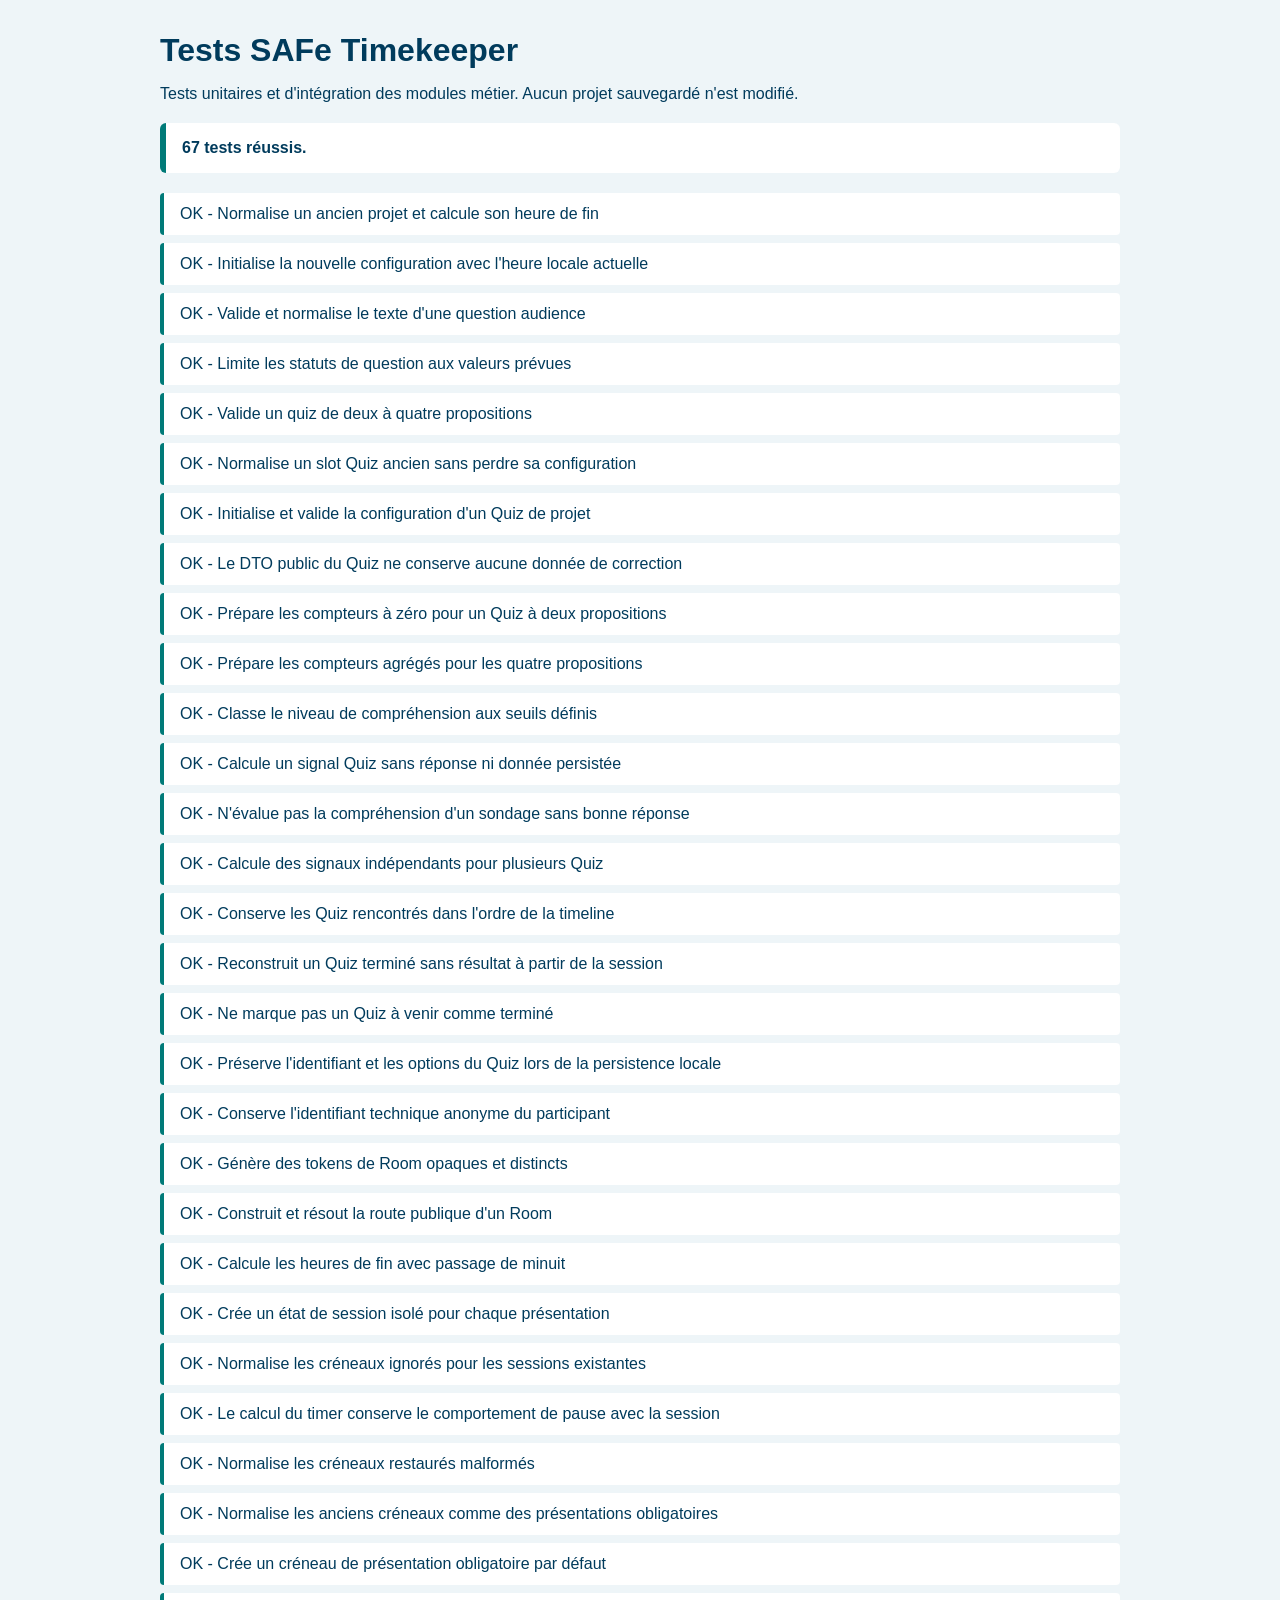
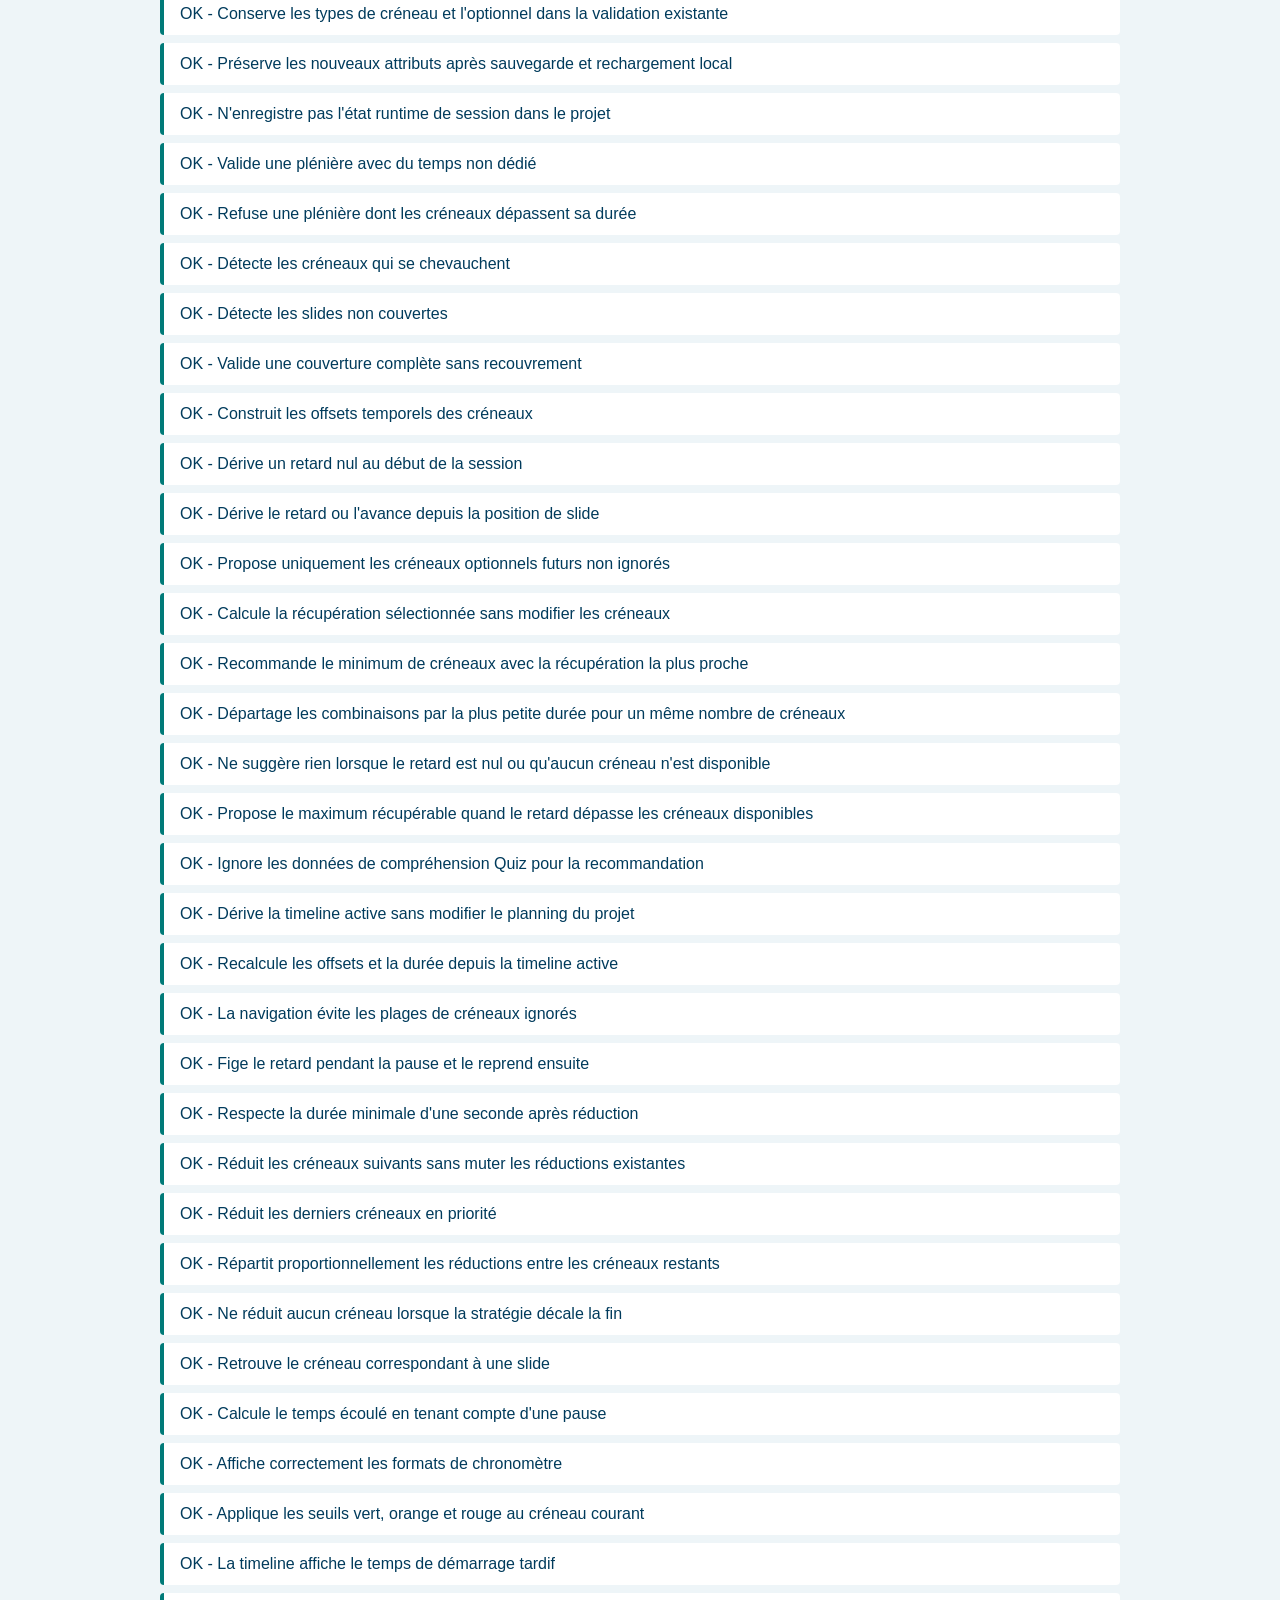
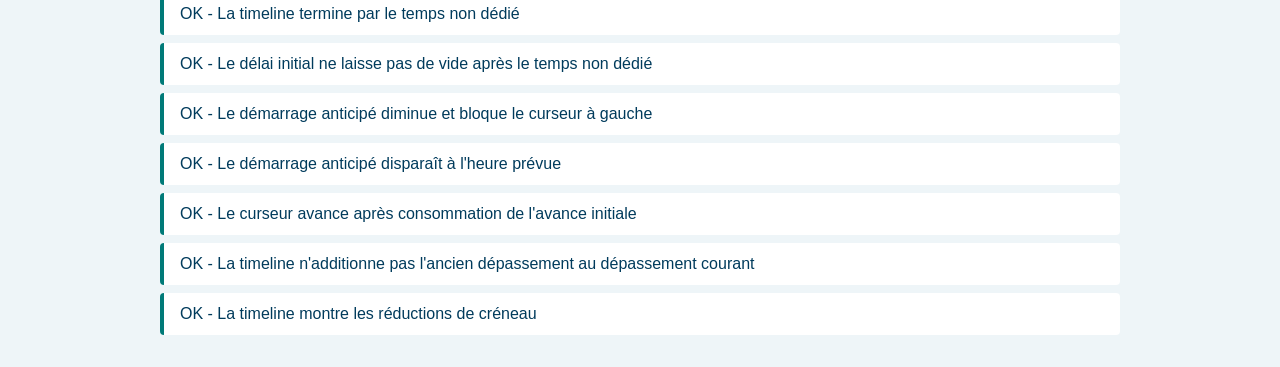
<file: tests/run-tests.html>
<!DOCTYPE html>
<html lang="fr">
  <head>
    <meta charset="UTF-8" />
    <meta name="viewport" content="width=device-width, initial-scale=1.0" />
    <title>Tests - SAFe Timekeeper</title>
    <style>
      body { max-width: 960px; margin: 32px auto; padding: 0 20px; font-family: sans-serif; color: #003b5c; background: #eef5f8; }
      h1 { margin-bottom: 8px; }
      #summary { margin: 20px 0; padding: 16px; border-radius: 6px; background: #ffffff; font-weight: 700; }
      #summary.pass { border-left: 6px solid #007a78; }
      #summary.fail { border-left: 6px solid #b42318; }
      #results { display: grid; gap: 8px; padding: 0; list-style: none; }
      #results li { padding: 12px 16px; border-radius: 4px; background: #ffffff; }
      #results .pass { border-left: 4px solid #007a78; }
      #results .fail { border-left: 4px solid #b42318; }
      .error { display: block; margin-top: 6px; color: #8f1d16; font-family: monospace; white-space: pre-wrap; }
    </style>
  </head>
  <body>
    <h1>Tests SAFe Timekeeper</h1>
    <p>Tests unitaires et d'intégration des modules métier. Aucun projet sauvegardé n'est modifié.</p>
    <div id="summary" aria-live="polite">Exécution des tests...</div>
    <ul id="results"></ul>
    <script type="module" src="./run-tests.js?v=public-question-management-v1"></script>
  </body>
</html>
</file>
